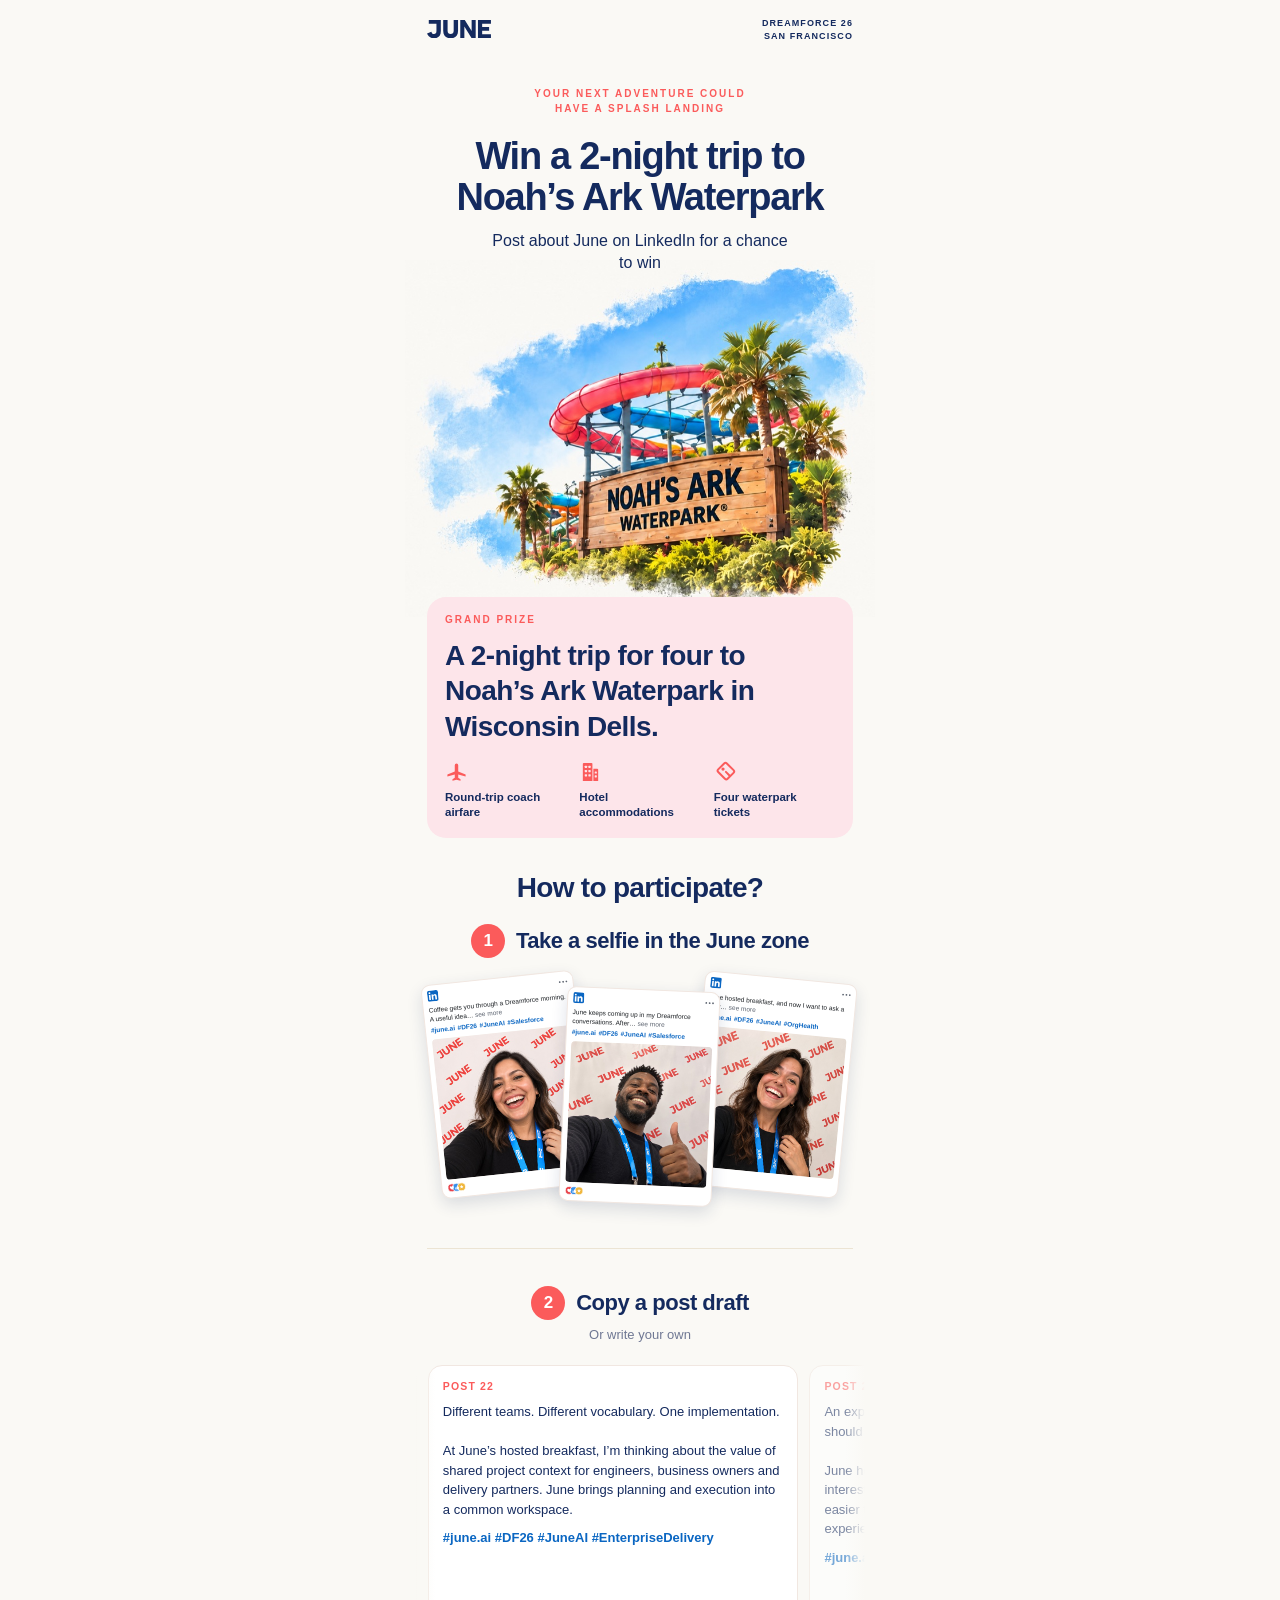
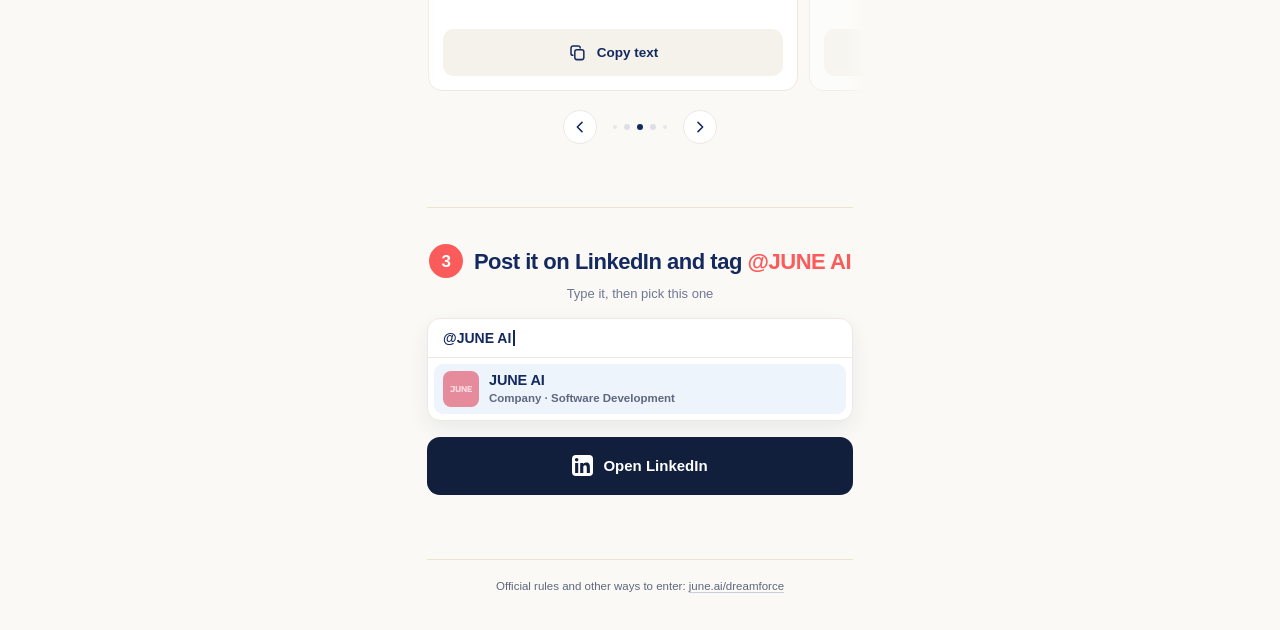
<file: index.html>
<!DOCTYPE html>
<html lang="en">
<head>
<meta charset="utf-8">
<meta name="viewport" content="width=device-width, initial-scale=1, viewport-fit=cover">
<title>June at Dreamforce 26</title>
<meta name="description" content="Take a selfie at the June booth, post it on LinkedIn, and enter to win a two-night trip for four to Noah's Ark Waterpark.">
<meta name="theme-color" content="#faf9f5">
<meta name="color-scheme" content="light">
<link rel="icon" type="image/png" sizes="32x32" href="https://cdn.prod.website-files.com/697a05c3e5cc94cfc4a88e7e/6a69a426b19c4a585b585f11_favicon.png">
<link rel="icon" type="image/png" sizes="48x48" href="https://cdn.prod.website-files.com/697a05c3e5cc94cfc4a88e7e/6a69a4260960caf468025af6_favicon.png">
<link rel="stylesheet" href="styles.css">
</head>
<body>

<!-- One copy of the June wordmark, referenced by the masthead and by the
     LinkedIn tag card further down. -->
<svg class="sr-only" aria-hidden="true" focusable="false"><symbol id="june-wordmark" viewBox="0 0 41.953 12"><path d="M41.9407 11.8382H33.4111V0H41.9407V2.5298H36.1679V4.55678H40.7283V7.11912H36.1679V9.27582H41.9407V11.8382Z" fill="currentColor"/><path d="M24.492 11.8382H21.8164V0H24.7514L29.2596 7.15165V0H31.9192V11.8382H29.195L24.492 4.32987V11.8382Z" fill="currentColor"/><path d="M15.4921 12C12.3301 12 10.6273 10.265 10.6273 7.10264V0H13.4976V7.10264C13.4976 8.46494 14.2434 9.24328 15.476 9.24328C16.7086 9.24328 17.4869 8.51354 17.4869 7.10264V0H20.3573V7.10264C20.3573 10.3947 18.5894 12 15.4921 12Z" fill="currentColor"/><path d="M4.56899 12C2.36328 12 0.725478 10.865 0.012207 8.93524L2.88259 7.67054C2.99584 8.07577 3.17416 8.44888 3.41755 8.77298C3.66093 9.08102 4.06616 9.24328 4.63364 9.24328C5.55818 9.24328 6.19033 8.67579 6.19033 7.2649V2.5298H1.15789V0H9.0607V7.2649C9.0607 10.5084 7.4229 12 4.56899 12Z" fill="currentColor"/></symbol></svg>

<div class="shell">

  <!-- ══════════ Masthead ══════════ -->
  <header class="masthead">
    <svg class="wordmark" viewBox="0 0 41.953 12" role="img" aria-label="June"><use href="#june-wordmark"/></svg>
    <p class="masthead__where">Dreamforce 26<br>San Francisco</p>
  </header>

  <!-- ══════════ Hero ══════════ -->
  <section class="hero">

    <div class="hero__copy">
      <p class="label label--coral hero__eyebrow">Your next adventure could have a splash landing</p>
      <h1 class="hero__title">
        Win a 2-night trip to Noah&rsquo;s Ark Waterpark
      </h1>
      <p class="hero__sub">Post about June on LinkedIn for a chance to win</p>
    </div>

    <figure class="hero__art">
      <!-- Drawn stand-in. The photograph hides it once it loads, and hides
           itself if art/hero-image.jpg is absent, so the page is never short
           an image. -->
<svg class="art-fallback" viewBox="0 0 340 400" role="img" aria-label="Noah's Ark Waterpark">
        <defs>
          <linearGradient id="wp-sky" x1="0" y1="0" x2="0" y2="1">
            <stop offset="0" stop-color="#5ab4ea"/><stop offset=".5" stop-color="#a5d8f4"/><stop offset="1" stop-color="#daeef9"/>
          </linearGradient>
          <linearGradient id="wp-red" x1="0" y1="0" x2="1" y2="1">
            <stop offset="0" stop-color="#ff9382"/><stop offset="1" stop-color="#e2453c"/>
          </linearGradient>
          <linearGradient id="wp-blue" x1="0" y1="0" x2="1" y2="1">
            <stop offset="0" stop-color="#6cbdea"/><stop offset="1" stop-color="#2377bb"/>
          </linearGradient>
          <!-- soft left/bottom edge, so the headline can sit over the sky -->
          <linearGradient id="wp-fadex" x1="0" y1="0" x2="1" y2="0">
            <stop offset="0" stop-color="#fff" stop-opacity="0"/>
            <stop offset=".14" stop-color="#fff" stop-opacity=".72"/>
            <stop offset=".3" stop-color="#fff" stop-opacity="1"/>
          </linearGradient>
          <mask id="wp-mask">
            <rect width="340" height="400" fill="url(#wp-fadex)"/>
          </mask>
        </defs>

        <g mask="url(#wp-mask)">
          <rect width="340" height="330" fill="url(#wp-sky)"/>
          <g fill="#fff" opacity=".8">
            <ellipse cx="96" cy="52" rx="38" ry="14"/><ellipse cx="126" cy="44" rx="26" ry="11"/>
            <ellipse cx="272" cy="34" rx="32" ry="12"/>
          </g>

          <!-- slide tower -->
          <g stroke="#a7b2ba" stroke-width="4.5" stroke-linecap="round">
            <path d="M196 120v150M238 138v132M196 164h42M196 204h42M196 244h42"/>
          </g>
          <!-- flumes -->
          <path d="M84 258c-6-62 12-112 50-140 30-22 62-20 80 6" stroke="url(#wp-red)" stroke-width="25" fill="none" stroke-linecap="round"/>
          <path d="M84 258c-6-62 12-112 50-140 30-22 62-20 80 6" stroke="#fff" stroke-width="5" fill="none" opacity=".3" stroke-linecap="round"/>
          <path d="M136 272c-10-52 4-96 34-122 24-21 52-22 70-6" stroke="url(#wp-blue)" stroke-width="17" fill="none" stroke-linecap="round"/>
          <path d="M206 276c-2-44 8-78 28-102" stroke="#f4cf49" stroke-width="11" fill="none" stroke-linecap="round"/>

          <!-- palms -->
          <g>
            <path d="M48 330V212" stroke="#a07c50" stroke-width="8" stroke-linecap="round"/>
            <g fill="#2f9e6b">
              <path d="M48 212c-28-8-44 2-52 18 22-6 40-6 54-8z"/><path d="M48 212c-22-22-40-24-56-18 18 8 36 16 58 24z"/>
              <path d="M48 212c6-28 22-38 40-38-14 12-26 26-36 42z"/><path d="M48 212c26-12 44-6 54 10-20-8-38-8-52-6z"/>
            </g>
          </g>
          <g>
            <path d="M300 344V196" stroke="#a07c50" stroke-width="10" stroke-linecap="round"/>
            <g fill="#1f8f5f">
              <path d="M300 196c-32-10-50 2-58 20 22-8 42-8 58-10z"/><path d="M300 196c-22-26-42-28-60-20 20 8 38 18 60 26z"/>
              <path d="M300 196c8-30 24-42 44-42-16 14-28 28-38 46z"/><path d="M300 196c28-14 48-6 58 12-22-10-42-10-58-8z"/>
            </g>
          </g>

          <!-- sign -->
          <g>
            <rect x="98" y="232" width="204" height="74" rx="8" fill="#9c6c38"/>
            <rect x="105" y="239" width="190" height="60" rx="6" fill="#c69255"/>
            <g fill="#43270e" font-family="Helvetica,Arial,sans-serif" font-weight="bold" text-anchor="middle">
              <text x="200" y="266" font-size="25" letter-spacing="0.3">NOAH&rsquo;S ARK</text>
              <text x="200" y="289" font-size="14" letter-spacing="2.6">WATERPARK</text>
            </g>
          </g>

          <!-- foliage skirt (irregular bottom edge, like a cut-out) -->
          <g fill="#2b8f5f">
            <path d="M0 316q26-20 52-6t46 2 44-10 54 8 48-6 52 10 44-4v46q-30 14-70 8t-84 2-76-6-64 6-46-4z"/>
          </g>
          <g fill="#1f8f5f">
            <path d="M28 348q30-14 62 0t62-4 56 10 58-6 48 8v30q-40 16-96 10t-104 4-56-10z"/>
          </g>
          <g fill="#2f9e6b">
            <ellipse cx="62" cy="372" rx="30" ry="15"/><ellipse cx="180" cy="384" rx="42" ry="16"/><ellipse cx="292" cy="368" rx="34" ry="15"/>
          </g>
        </g>
      </svg>
      <img class="waterpark" src="art/hero-image.jpg" onerror="this.hidden=true"
           onload="this.previousElementSibling.setAttribute('hidden','')"
           alt="Noah&rsquo;s Ark Waterpark — waterslides, palm trees and the park sign">
    </figure>
  </section>

  <!-- ══════════ Grand prize ══════════ -->
  <section class="prize">
    <p class="label label--coral">Grand prize</p>
    <h2 class="prize__title">A 2-night trip for four to Noah&rsquo;s Ark Waterpark in Wisconsin Dells.</h2>
    <ul class="prize__list">
      <li>
        <svg class="ico" viewBox="0 0 24 24" aria-hidden="true"><path d="M21.5 15.2 13.8 12V5.4a1.8 1.8 0 0 0-3.6 0V12l-7.7 3.2v2l7.7-2.1v3.5l-2.4 1.5v1.5l4.2-1 4.2 1v-1.5l-2.4-1.5v-3.5l7.7 2.1z" fill="currentColor"/></svg>
        <span>Round-trip coach airfare</span>
      </li>
      <li>
        <svg class="ico" viewBox="0 0 24 24" aria-hidden="true"><path d="M4 22V4a1 1 0 0 1 1-1h8a1 1 0 0 1 1 1v18zM15 22V9h4a1 1 0 0 1 1 1v12z" fill="currentColor"/><g fill="#fde5ea"><rect x="6" y="6" width="2.4" height="2.4" rx=".5"/><rect x="9.8" y="6" width="2.4" height="2.4" rx=".5"/><rect x="6" y="10.4" width="2.4" height="2.4" rx=".5"/><rect x="9.8" y="10.4" width="2.4" height="2.4" rx=".5"/><rect x="6" y="14.8" width="2.4" height="2.4" rx=".5"/><rect x="9.8" y="14.8" width="2.4" height="2.4" rx=".5"/><rect x="16.4" y="12" width="2.2" height="2.2" rx=".5"/><rect x="16.4" y="16" width="2.2" height="2.2" rx=".5"/></g></svg>
        <span>Hotel accommodations</span>
      </li>
      <li>
        <svg class="ico" viewBox="0 0 24 24" fill="none" aria-hidden="true"><path d="M13.4 3.6l7 7a2 2 0 0 1 0 2.8l-6.2 6.2a2 2 0 0 1-2.8 0l-7-7a2 2 0 0 1 0-2.8l6.2-6.2a2 2 0 0 1 2.8 0z" stroke="currentColor" stroke-width="2.1" stroke-linejoin="round"/><circle cx="9.4" cy="9.4" r="1.7" fill="currentColor"/><path d="M12.4 12.4l4 4" stroke="currentColor" stroke-width="2.1" stroke-linecap="round"/></svg>
        <span>Four waterpark tickets</span>
      </li>
    </ul>
  </section>

  <!-- ══════════ How to join ══════════
       One walkthrough, not a summary and then the goods: each step is followed
       by the thing that step asks for — the sample photographs, the deck of
       drafts, the account to tag and the button that opens LinkedIn. -->
  <section class="join">
    <h2 class="join__title">How to participate?</h2>

    <ol class="walk">

      <li class="walk__step">
        <h3 class="walk__head"><span class="n" aria-hidden="true">1</span><span class="walk__head-t">Take a selfie in the June zone</span></h3>
        <div class="samples">
          <article class="li-card">
            <div class="li-card__top">
              <span class="li-mark" aria-hidden="true"><svg viewBox="0 0 24 24"><rect width="24" height="24" rx="4.5" fill="#0a66c2"/><path d="M7.12 20.45H3.56V9h3.56zM5.34 7.43a2.06 2.06 0 110-4.12 2.06 2.06 0 010 4.12zM20.45 20.45h-3.56v-5.57c0-1.33-.03-3.04-1.85-3.04-1.85 0-2.13 1.45-2.13 2.94v5.67H9.35V9h3.41v1.56h.05c.48-.9 1.63-1.85 3.36-1.85 3.6 0 4.27 2.37 4.27 5.45v6.29z" fill="#fff"/></svg></span>
              <span class="li-dots" aria-hidden="true"><svg viewBox="0 0 24 6"><circle cx="3" cy="3" r="2.4" fill="#5d6470"/><circle cx="12" cy="3" r="2.4" fill="#5d6470"/><circle cx="21" cy="3" r="2.4" fill="#5d6470"/></svg></span>
            </div>

            <div class="li-post">
              <p class="li-post__text"></p>
              <p class="li-post__tags"></p>
            </div>

            <div class="selfie">
              <img src="art/selfie-1.jpg" alt="A visitor smiling at the June wall">
            </div>

            <div class="li-react" aria-hidden="true"><svg viewBox="0 0 43 20" role="presentation">
                <g stroke="#fff" stroke-width="1.7">
                  <circle cx="10" cy="10" r="9" fill="#e8434b"/>
                  <circle cx="21" cy="10" r="9" fill="#378fe9"/>
                  <circle cx="32" cy="10" r="9" fill="#f0b73e"/>
                </g>
                <path d="M10 14.4C6.6 12 5.5 10.6 5.5 9.1A2.3 2.3 0 0 1 10 8a2.3 2.3 0 0 1 4.5 1.1c0 1.5-1.1 2.9-4.5 5.3z" fill="#fff"/>
                <path d="M17.6 10.1h1.9v4.6h-1.9zM20.3 14.7V9.8l1.8-2.7c.4-.6 1.5-.4 1.3.5l-.3 1.7h2c.6 0 1.1.5.9 1.2l-.9 3.6a1 1 0 0 1-1 .6z" fill="#fff"/>
                <polygon points="32,5.4 33.2,8.4 36.4,8.6 33.9,10.6 34.7,13.7 32,12 29.3,13.7 30.1,10.6 27.6,8.6 30.8,8.4" fill="#fff"/>
              </svg></div>
          </article>

          <article class="li-card">
            <div class="li-card__top">
              <span class="li-mark" aria-hidden="true"><svg viewBox="0 0 24 24"><rect width="24" height="24" rx="4.5" fill="#0a66c2"/><path d="M7.12 20.45H3.56V9h3.56zM5.34 7.43a2.06 2.06 0 110-4.12 2.06 2.06 0 010 4.12zM20.45 20.45h-3.56v-5.57c0-1.33-.03-3.04-1.85-3.04-1.85 0-2.13 1.45-2.13 2.94v5.67H9.35V9h3.41v1.56h.05c.48-.9 1.63-1.85 3.36-1.85 3.6 0 4.27 2.37 4.27 5.45v6.29z" fill="#fff"/></svg></span>
              <span class="li-dots" aria-hidden="true"><svg viewBox="0 0 24 6"><circle cx="3" cy="3" r="2.4" fill="#5d6470"/><circle cx="12" cy="3" r="2.4" fill="#5d6470"/><circle cx="21" cy="3" r="2.4" fill="#5d6470"/></svg></span>
            </div>

            <div class="li-post">
              <p class="li-post__text"></p>
              <p class="li-post__tags"></p>
            </div>

            <div class="selfie">
              <img src="art/selfie-2.jpg" alt="A visitor giving a thumbs up at the June wall">
            </div>

            <div class="li-react" aria-hidden="true"><svg viewBox="0 0 43 20" role="presentation">
                <g stroke="#fff" stroke-width="1.7">
                  <circle cx="10" cy="10" r="9" fill="#e8434b"/>
                  <circle cx="21" cy="10" r="9" fill="#378fe9"/>
                  <circle cx="32" cy="10" r="9" fill="#f0b73e"/>
                </g>
                <path d="M10 14.4C6.6 12 5.5 10.6 5.5 9.1A2.3 2.3 0 0 1 10 8a2.3 2.3 0 0 1 4.5 1.1c0 1.5-1.1 2.9-4.5 5.3z" fill="#fff"/>
                <path d="M17.6 10.1h1.9v4.6h-1.9zM20.3 14.7V9.8l1.8-2.7c.4-.6 1.5-.4 1.3.5l-.3 1.7h2c.6 0 1.1.5.9 1.2l-.9 3.6a1 1 0 0 1-1 .6z" fill="#fff"/>
                <polygon points="32,5.4 33.2,8.4 36.4,8.6 33.9,10.6 34.7,13.7 32,12 29.3,13.7 30.1,10.6 27.6,8.6 30.8,8.4" fill="#fff"/>
              </svg></div>
          </article>

          <article class="li-card">
            <div class="li-card__top">
              <span class="li-mark" aria-hidden="true"><svg viewBox="0 0 24 24"><rect width="24" height="24" rx="4.5" fill="#0a66c2"/><path d="M7.12 20.45H3.56V9h3.56zM5.34 7.43a2.06 2.06 0 110-4.12 2.06 2.06 0 010 4.12zM20.45 20.45h-3.56v-5.57c0-1.33-.03-3.04-1.85-3.04-1.85 0-2.13 1.45-2.13 2.94v5.67H9.35V9h3.41v1.56h.05c.48-.9 1.63-1.85 3.36-1.85 3.6 0 4.27 2.37 4.27 5.45v6.29z" fill="#fff"/></svg></span>
              <span class="li-dots" aria-hidden="true"><svg viewBox="0 0 24 6"><circle cx="3" cy="3" r="2.4" fill="#5d6470"/><circle cx="12" cy="3" r="2.4" fill="#5d6470"/><circle cx="21" cy="3" r="2.4" fill="#5d6470"/></svg></span>
            </div>

            <div class="li-post">
              <p class="li-post__text"></p>
              <p class="li-post__tags"></p>
            </div>

            <div class="selfie">
              <img src="art/selfie-3.jpg" alt="A visitor laughing at the June wall">
            </div>

            <div class="li-react" aria-hidden="true"><svg viewBox="0 0 43 20" role="presentation">
                <g stroke="#fff" stroke-width="1.7">
                  <circle cx="10" cy="10" r="9" fill="#e8434b"/>
                  <circle cx="21" cy="10" r="9" fill="#378fe9"/>
                  <circle cx="32" cy="10" r="9" fill="#f0b73e"/>
                </g>
                <path d="M10 14.4C6.6 12 5.5 10.6 5.5 9.1A2.3 2.3 0 0 1 10 8a2.3 2.3 0 0 1 4.5 1.1c0 1.5-1.1 2.9-4.5 5.3z" fill="#fff"/>
                <path d="M17.6 10.1h1.9v4.6h-1.9zM20.3 14.7V9.8l1.8-2.7c.4-.6 1.5-.4 1.3.5l-.3 1.7h2c.6 0 1.1.5.9 1.2l-.9 3.6a1 1 0 0 1-1 .6z" fill="#fff"/>
                <polygon points="32,5.4 33.2,8.4 36.4,8.6 33.9,10.6 34.7,13.7 32,12 29.3,13.7 30.1,10.6 27.6,8.6 30.8,8.4" fill="#fff"/>
              </svg></div>
          </article>
        </div>
      </li>

      <li class="walk__step">
        <h3 class="walk__head"><span class="n" aria-hidden="true">2</span><span class="walk__head-t">Copy a post draft</span></h3>
        <p class="walk__hint">Or write your own</p>

        <div class="deck-wrap">
          <div class="deck" id="deck" role="group" aria-label="Post templates — scroll sideways for more"></div>
        </div>

        <!-- One control cluster: the chevrons sit either side of the dots
             they drive, rather than floating off on their own line. -->
        <div class="deck-ctl">
          <button class="nav" id="prev" type="button" aria-label="Previous post">
            <svg viewBox="0 0 24 24" fill="none" aria-hidden="true"><path d="M15 5l-7 7 7 7" stroke="currentColor" stroke-width="2.3" stroke-linecap="round" stroke-linejoin="round"/></svg>
          </button>
          <div class="pips" id="pips" aria-hidden="true"></div>
          <button class="nav" id="next" type="button" aria-label="Next post">
            <svg viewBox="0 0 24 24" fill="none" aria-hidden="true"><path d="M9 5l7 7-7 7" stroke="currentColor" stroke-width="2.3" stroke-linecap="round" stroke-linejoin="round"/></svg>
          </button>
        </div>
        <p class="status" id="deck-status" role="status" aria-live="polite"></p>
      </li>

      <li class="walk__step">
        <h3 class="walk__head"><span class="n" aria-hidden="true">3</span><span class="walk__head-t">Post it on LinkedIn and tag <span class="at">@JUNE AI</span></span></h3>
        <p class="walk__hint">Type it, then pick this one</p>
        <!-- Not an orphan business card: the mention menu as LinkedIn draws
             it, so the card explains the gesture that summons it instead of
             asking the visitor to work out why it is here. -->
        <figure class="mention">
          <div class="mention__field" aria-hidden="true">
            <span class="mention__at">@JUNE AI</span><span class="mention__caret"></span>
          </div>
          <div class="mention__menu" aria-hidden="true">
            <div class="mention__opt">
              <span class="mention__avatar">
                <svg class="mention__mark" viewBox="0 0 41.953 12" role="presentation"><use href="#june-wordmark"/></svg>
              </span>
              <span class="mention__meta">
                <span class="mention__name">JUNE AI</span>
                <span class="mention__kind">Company &middot; Software Development</span>
              </span>
            </div>
          </div>
          <figcaption class="sr-only">Typing @JUNE AI on LinkedIn opens a menu.
            Choose JUNE AI, listed as a company in software development.</figcaption>
        </figure>
        <a class="btn btn--navy" id="share"
           href="https://www.linkedin.com/feed/?shareActive=true"
           target="_blank" rel="noopener noreferrer">
          <span class="li-mark li-mark--btn" aria-hidden="true">
            <svg viewBox="0 0 24 24"><rect width="24" height="24" rx="4.5" fill="currentColor"/><path d="M7.12 20.45H3.56V9h3.56zM5.34 7.43a2.06 2.06 0 110-4.12 2.06 2.06 0 010 4.12zM20.45 20.45h-3.56v-5.57c0-1.33-.03-3.04-1.85-3.04-1.85 0-2.13 1.45-2.13 2.94v5.67H9.35V9h3.41v1.56h.05c.48-.9 1.63-1.85 3.36-1.85 3.6 0 4.27 2.37 4.27 5.45v6.29z" fill="var(--navy-900)"/></svg>
          </span>
          Open LinkedIn
        </a>
        <p class="status" id="status" role="status" aria-live="polite"></p>
      </li>

    </ol>
  </section>


  <!-- ══════════ Footer ══════════
       The small print, set as small print: last on the page, quiet, and left
       to the visitors who go looking for it. -->
  <footer class="foot">
    <p>Official rules and other ways to enter:
      <a class="rules-link" href="#" target="_blank" rel="noopener">june.ai/dreamforce</a></p>
  </footer>
</div>

<script src="posts.js"></script>
<script src="app.js"></script>
</body>
</html>
</file>
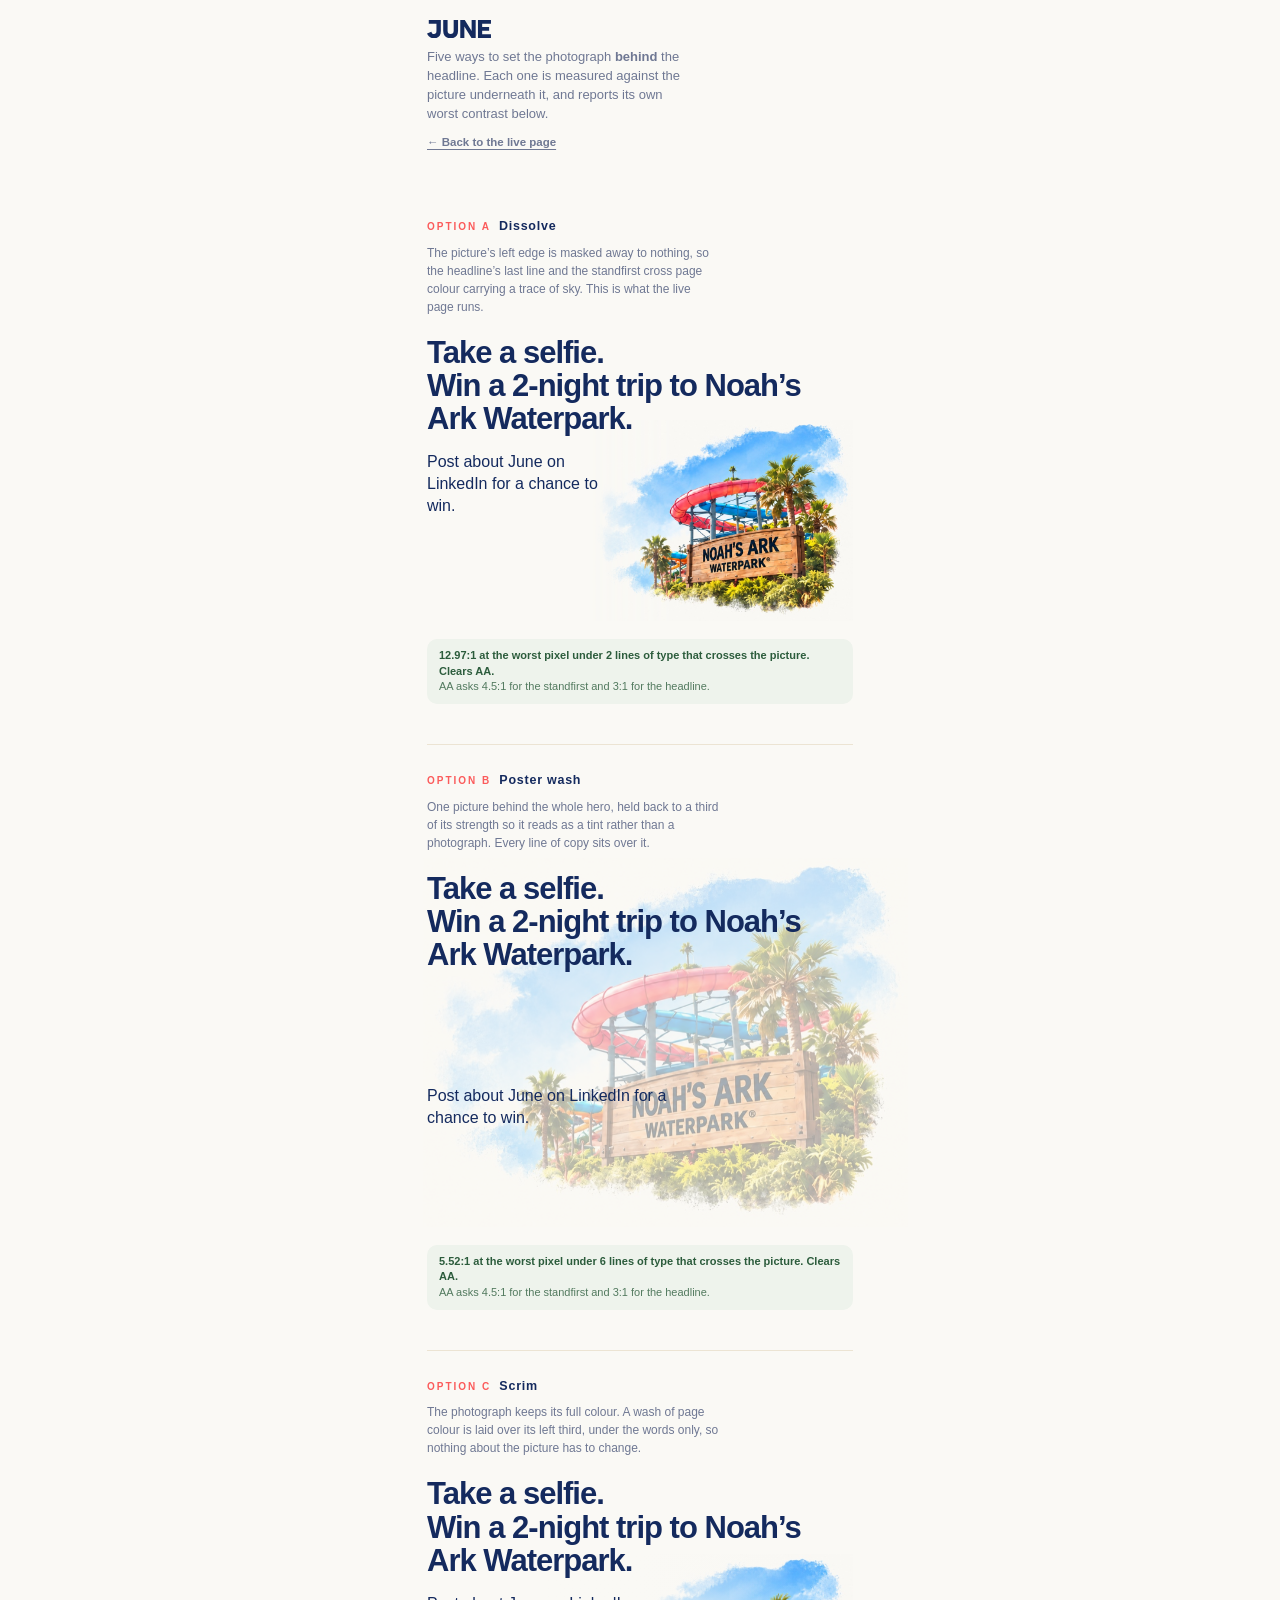
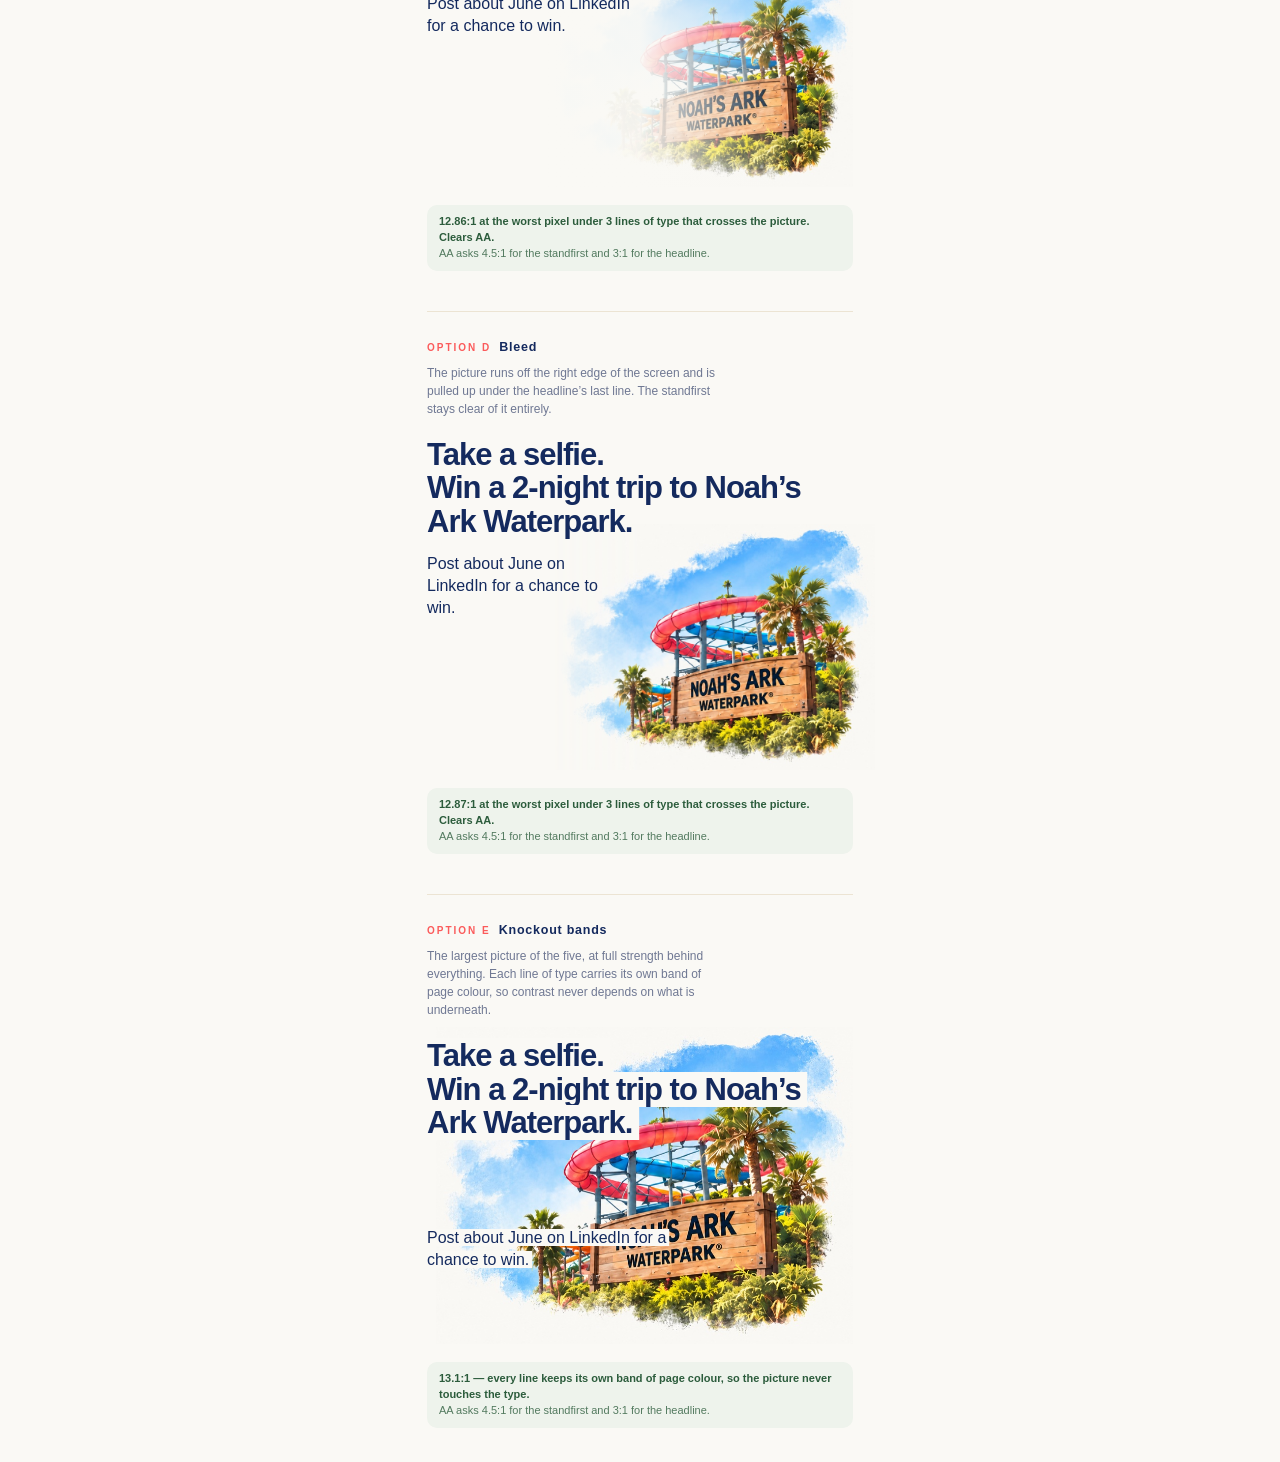
<file: playground.html>
<!DOCTYPE html>
<html lang="en">
<head>
<meta charset="utf-8">
<meta name="viewport" content="width=device-width, initial-scale=1, viewport-fit=cover">
<title>Hero variations · June at Dreamforce 26</title>
<meta name="description" content="Five treatments of the hero, each setting the photograph behind the headline.">
<meta name="theme-color" content="#faf9f5">
<meta name="color-scheme" content="light">
<meta name="robots" content="noindex">
<link rel="icon" type="image/png" sizes="32x32" href="https://cdn.prod.website-files.com/697a05c3e5cc94cfc4a88e7e/6a69a426b19c4a585b585f11_favicon.png">
<link rel="icon" type="image/png" sizes="48x48" href="https://cdn.prod.website-files.com/697a05c3e5cc94cfc4a88e7e/6a69a4260960caf468025af6_favicon.png">
<link rel="stylesheet" href="styles.css">
<style>
/* ── Playground chrome ── */
.pg-head{padding:calc(20px + env(safe-area-inset-top,0px)) 0 0}
.pg-back{
  display:inline-block;margin-top:10px;font-size:11.5px;font-weight:700;
  color:var(--muted);text-decoration:underline;text-underline-offset:3px;
}
.pg-lede{margin:10px 0 0;font-size:13px;line-height:1.45;color:var(--muted);max-width:36ch}
.pg-block{margin-top:40px;padding-top:26px;border-top:1px solid #ece4d3}
.pg-block:first-of-type{border-top:0}
.pg-tag{
  display:flex;align-items:baseline;gap:8px;margin:0 0 8px;
  font-size:10px;font-weight:700;letter-spacing:.2em;text-transform:uppercase;
  color:var(--coral);
}
.pg-tag b{color:var(--navy);letter-spacing:.06em;text-transform:none;font-size:12.5px}
.pg-note{margin:0 0 20px;font-size:12px;line-height:1.5;color:var(--muted);max-width:44ch}

/* Contrast readout, filled in by the script at the foot of the page. */
.pg-check{
  margin:18px 0 0;padding:9px 12px;border-radius:10px;
  font-size:11px;font-weight:600;line-height:1.45;
  background:#eef3ec;color:#2c5c3c;
}
.pg-check[data-state="fail"]{background:#fde5ea;color:#9c2230}
.pg-check b{font-weight:700}
.pg-check span{display:block;font-weight:500;opacity:.8}

/* ══════════ The variations ══════════
   Every one of them is the same three elements — headline, standfirst,
   photograph — sharing one grid cell, so the picture sits behind the words.
   They differ only in how the words are kept legible over it. */
.hv{
  position:relative;isolation:isolate;
  display:grid;grid-template-columns:1fr;
}
.hv__title{
  grid-area:1/1;z-index:3;
  margin:0;font-weight:700;font-size:clamp(24px,7.2vw,31px);
  line-height:1.08;letter-spacing:-.032em;color:var(--navy);
}
.hv__sub{
  grid-area:2/1;z-index:3;
  margin:15px 0 0;font-size:clamp(14px,4.1vw,16px);
  font-weight:500;line-height:1.38;color:var(--navy);
}
.hv__art{grid-area:2/1;z-index:1;margin:0}
.hv__art img{display:block;width:100%;height:auto}

/* A · Dissolve — the picture fades out before it reaches the words. */
.hv--a .hv__sub{max-width:47%}
.hv--a .hv__art{
  justify-self:end;width:62%;margin-top:-16px;
  -webkit-mask-image:linear-gradient(to right,transparent 0,rgba(0,0,0,.5) 15%,#000 32%);
          mask-image:linear-gradient(to right,transparent 0,rgba(0,0,0,.5) 15%,#000 32%);
}

/* B · Poster wash — one tint behind the lot. */
.hv--b .hv__sub{max-width:62%}
.hv--b .hv__art{
  grid-area:1/1;grid-row:1/3;justify-self:end;
  width:114%;margin:-14px -13% 0 0;opacity:.34;
}

/* C · Scrim — the photograph is untouched; the page colour is laid over it. */
.hv--c .hv__sub{max-width:50%}
.hv--c .hv__art{justify-self:end;width:72%;margin-top:-24px}
.hv--c::before{
  content:"";grid-area:1/1;grid-row:1/3;z-index:2;
  background:linear-gradient(to right,
    var(--cream) 0,rgba(250,249,245,.96) 50%,rgba(250,249,245,0) 86%);
}

/* D · Bleed — off the right edge of the screen, under the headline only. */
.hv--d .hv__sub{max-width:44%}
.hv--d .hv__art{
  justify-self:end;width:76%;margin:-14px calc(var(--gutter) * -1) 0 0;
  -webkit-mask-image:linear-gradient(to right,transparent 0,rgba(0,0,0,.45) 12%,#000 28%);
          mask-image:linear-gradient(to right,transparent 0,rgba(0,0,0,.45) 12%,#000 28%);
}

/* E · Knockout bands — the type brings its own ground, so the picture can be
   as large and as strong as it likes. */
.hv--e .hv__sub{max-width:62%}
.hv--e .hv__art{grid-area:1/1;grid-row:1/3;justify-self:end;width:98%;margin:-12px 0 0}
.hv--e .hv__title span,
.hv--e .hv__sub span{
  background:var(--cream);
  box-shadow:.2em 0 0 var(--cream),-.2em 0 0 var(--cream);
  -webkit-box-decoration-break:clone;box-decoration-break:clone;
}
</style>
</head>
<body>

<div class="shell">

  <header class="pg-head">
    <svg class="wordmark" viewBox="0 0 41.953 12" role="img" aria-label="June"><path d="M41.9407 11.8382H33.4111V0H41.9407V2.5298H36.1679V4.55678H40.7283V7.11912H36.1679V9.27582H41.9407V11.8382Z" fill="currentColor"/><path d="M24.492 11.8382H21.8164V0H24.7514L29.2596 7.15165V0H31.9192V11.8382H29.195L24.492 4.32987V11.8382Z" fill="currentColor"/><path d="M15.4921 12C12.3301 12 10.6273 10.265 10.6273 7.10264V0H13.4976V7.10264C13.4976 8.46494 14.2434 9.24328 15.476 9.24328C16.7086 9.24328 17.4869 8.51354 17.4869 7.10264V0H20.3573V7.10264C20.3573 10.3947 18.5894 12 15.4921 12Z" fill="currentColor"/><path d="M4.56899 12C2.36328 12 0.725478 10.865 0.012207 8.93524L2.88259 7.67054C2.99584 8.07577 3.17416 8.44888 3.41755 8.77298C3.66093 9.08102 4.06616 9.24328 4.63364 9.24328C5.55818 9.24328 6.19033 8.67579 6.19033 7.2649V2.5298H1.15789V0H9.0607V7.2649C9.0607 10.5084 7.4229 12 4.56899 12Z" fill="currentColor"/></svg>
    <p class="pg-lede">Five ways to set the photograph <strong>behind</strong> the headline. Each one is measured against the picture underneath it, and reports its own worst contrast below.</p>
    <a class="pg-back" href="/">&larr; Back to the live page</a>
  </header>

  <!-- ══ A ══ -->
  <section class="pg-block">
    <p class="pg-tag">Option A <b>Dissolve</b></p>
    <p class="pg-note">The picture&rsquo;s left edge is masked away to nothing, so the headline&rsquo;s last line and the standfirst cross page colour carrying a trace of sky. This is what the live page runs.</p>

    <div class="hv hv--a" data-mask="0:0,0.15:0.5,0.32:1">
      <h1 class="hv__title">Take a selfie.<br>Win a 2-night trip to Noah&rsquo;s Ark Waterpark.</h1>
      <p class="hv__sub">Post about June on LinkedIn for a chance to win.</p>
      <figure class="hv__art">
        <img src="art/hero-image.jpg" alt="Noah&rsquo;s Ark Waterpark — waterslides, palm trees and the park sign">
      </figure>
    </div>

    <p class="pg-check" data-for="hv--a">Measuring&hellip;</p>
  </section>

  <!-- ══ B ══ -->
  <section class="pg-block">
    <p class="pg-tag">Option B <b>Poster wash</b></p>
    <p class="pg-note">One picture behind the whole hero, held back to a third of its strength so it reads as a tint rather than a photograph. Every line of copy sits over it.</p>

    <div class="hv hv--b" data-opacity="0.34">
      <h1 class="hv__title">Take a selfie.<br>Win a 2-night trip to Noah&rsquo;s Ark Waterpark.</h1>
      <p class="hv__sub">Post about June on LinkedIn for a chance to win.</p>
      <figure class="hv__art">
        <img src="art/hero-image.jpg" alt="Noah&rsquo;s Ark Waterpark — waterslides, palm trees and the park sign">
      </figure>
    </div>

    <p class="pg-check" data-for="hv--b">Measuring&hellip;</p>
  </section>

  <!-- ══ C ══ -->
  <section class="pg-block">
    <p class="pg-tag">Option C <b>Scrim</b></p>
    <p class="pg-note">The photograph keeps its full colour. A wash of page colour is laid over its left third, under the words only, so nothing about the picture has to change.</p>

    <div class="hv hv--c" data-scrim="0:1,0.5:0.96,0.86:0">
      <h1 class="hv__title">Take a selfie.<br>Win a 2-night trip to Noah&rsquo;s Ark Waterpark.</h1>
      <p class="hv__sub">Post about June on LinkedIn for a chance to win.</p>
      <figure class="hv__art">
        <img src="art/hero-image.jpg" alt="Noah&rsquo;s Ark Waterpark — waterslides, palm trees and the park sign">
      </figure>
    </div>

    <p class="pg-check" data-for="hv--c">Measuring&hellip;</p>
  </section>

  <!-- ══ D ══ -->
  <section class="pg-block">
    <p class="pg-tag">Option D <b>Bleed</b></p>
    <p class="pg-note">The picture runs off the right edge of the screen and is pulled up under the headline&rsquo;s last line. The standfirst stays clear of it entirely.</p>

    <div class="hv hv--d" data-mask="0:0,0.12:0.45,0.28:1">
      <h1 class="hv__title">Take a selfie.<br>Win a 2-night trip to Noah&rsquo;s Ark Waterpark.</h1>
      <p class="hv__sub">Post about June on LinkedIn for a chance to win.</p>
      <figure class="hv__art">
        <img src="art/hero-image.jpg" alt="Noah&rsquo;s Ark Waterpark — waterslides, palm trees and the park sign">
      </figure>
    </div>

    <p class="pg-check" data-for="hv--d">Measuring&hellip;</p>
  </section>

  <!-- ══ E ══ -->
  <section class="pg-block">
    <p class="pg-tag">Option E <b>Knockout bands</b></p>
    <p class="pg-note">The largest picture of the five, at full strength behind everything. Each line of type carries its own band of page colour, so contrast never depends on what is underneath.</p>

    <div class="hv hv--e" data-knockout="1">
      <h1 class="hv__title"><span>Take a selfie.<br>Win a 2-night trip to Noah&rsquo;s Ark Waterpark.</span></h1>
      <p class="hv__sub"><span>Post about June on LinkedIn for a chance to win.</span></p>
      <figure class="hv__art">
        <img src="art/hero-image.jpg" alt="Noah&rsquo;s Ark Waterpark — waterslides, palm trees and the park sign">
      </figure>
    </div>

    <p class="pg-check" data-for="hv--e">Measuring&hellip;</p>
  </section>

</div>

<script>
/* Reads the composite the eye actually sees: the photograph, with whatever
   mask, opacity or scrim its variation applies, flattened onto the page
   colour. Samples every pixel of every line box the copy puts over the
   picture and reports the worst one against the navy. Line boxes are a
   harsher test than the glyphs themselves, so a pass here is a real pass. */
(function () {
  var CREAM = [250, 249, 245], NAVY = [20, 42, 94], AA = 4.5;

  function lin(c) { c /= 255; return c <= 0.03928 ? c / 12.92 : Math.pow((c + 0.055) / 1.055, 2.4); }
  function lum(c) { return 0.2126 * lin(c[0]) + 0.7152 * lin(c[1]) + 0.0722 * lin(c[2]); }
  function ratio(a, b) { var x = lum(a), y = lum(b), hi = Math.max(x, y), lo = Math.min(x, y); return (hi + 0.05) / (lo + 0.05); }
  function stops(attr) {
    return attr.split(",").map(function (s) { var p = s.split(":"); return [parseFloat(p[0]), parseFloat(p[1])]; });
  }

  function measure(hv) {
    var img = hv.querySelector("img");
    var box = hv.getBoundingClientRect();
    var W = Math.max(1, Math.round(box.width)), H = Math.max(1, Math.round(box.height));

    var page = document.createElement("canvas"); page.width = W; page.height = H;
    var pg = page.getContext("2d");
    pg.fillStyle = "rgb(250,249,245)"; pg.fillRect(0, 0, W, H);

    var ir = img.getBoundingClientRect();
    var iw = Math.max(1, Math.round(ir.width)), ih = Math.max(1, Math.round(ir.height));
    var layer = document.createElement("canvas"); layer.width = iw; layer.height = ih;
    var lx = layer.getContext("2d");
    lx.drawImage(img, 0, 0, iw, ih);

    var mask = hv.getAttribute("data-mask");
    if (mask) {
      var mg = lx.createLinearGradient(0, 0, iw, 0);
      stops(mask).forEach(function (s) { mg.addColorStop(s[0], "rgba(0,0,0," + s[1] + ")"); });
      mg.addColorStop(1, "rgba(0,0,0,1)");
      lx.globalCompositeOperation = "destination-in";
      lx.fillStyle = mg; lx.fillRect(0, 0, iw, ih);
      lx.globalCompositeOperation = "source-over";
    }

    pg.globalAlpha = parseFloat(hv.getAttribute("data-opacity") || "1");
    pg.drawImage(layer, Math.round(ir.left - box.left), Math.round(ir.top - box.top));
    pg.globalAlpha = 1;

    var scrim = hv.getAttribute("data-scrim");
    if (scrim) {
      var sg = pg.createLinearGradient(0, 0, W, 0);
      stops(scrim).forEach(function (s) { sg.addColorStop(s[0], "rgba(250,249,245," + s[1] + ")"); });
      pg.fillStyle = sg; pg.fillRect(0, 0, W, H);
    }

    var px = pg.getImageData(0, 0, W, H).data;
    var worst = Infinity, crossed = 0;
    // The picture's own box, in the hero's coordinates: only type that falls
    // inside it is tested, since everything outside is plain page colour.
    var ax0 = Math.max(0, Math.floor(ir.left - box.left)), ax1 = Math.min(W, Math.ceil(ir.right - box.left));
    var ay0 = Math.max(0, Math.floor(ir.top - box.top)), ay1 = Math.min(H, Math.ceil(ir.bottom - box.top));

    ["\u002ehv__title", "\u002ehv__sub"].forEach(function (sel) {
      var el = hv.querySelector(sel);
      if (!el) return;
      var rng = document.createRange(); rng.selectNodeContents(el);
      Array.prototype.forEach.call(rng.getClientRects(), function (r) {
        var x0 = Math.max(ax0, Math.floor(r.left - box.left)), x1 = Math.min(ax1, Math.ceil(r.right - box.left));
        var y0 = Math.max(ay0, Math.floor(r.top - box.top)), y1 = Math.min(ay1, Math.ceil(r.bottom - box.top));
        if (x1 <= x0 || y1 <= y0) return;
        crossed++;
        for (var y = y0; y < y1; y++) for (var x = x0; x < x1; x++) {
          var o = (y * W + x) * 4;
          var c = ratio(NAVY, [px[o], px[o + 1], px[o + 2]]);
          if (c < worst) worst = c;
        }
      });
    });
    return { worst: worst, lines: crossed };
  }

  function run() {
    Array.prototype.forEach.call(document.querySelectorAll(".pg-check"), function (out) {
      var hv = document.querySelector("." + out.getAttribute("data-for"));
      if (!hv) return;
      if (hv.getAttribute("data-knockout")) {
        var r = ratio(NAVY, CREAM);
        out.setAttribute("data-state", "pass");
        out.innerHTML = "<b>" + r.toFixed(1) + ":1</b> — every line keeps its own band of page colour, so the picture never touches the type." +
                        "<span>AA asks 4.5:1 for the standfirst and 3:1 for the headline.</span>";
        return;
      }
      var m;
      try { m = measure(hv); } catch (e) { out.textContent = "Could not measure: " + e.message; return; }
      var pass = m.worst >= AA;
      out.setAttribute("data-state", pass ? "pass" : "fail");
      out.innerHTML = "<b>" + (m.worst === Infinity ? "no overlap" : m.worst.toFixed(2) + ":1") + "</b> at the worst pixel under " +
        m.lines + " line" + (m.lines === 1 ? "" : "s") + " of type that crosses the picture. " + (pass ? "Clears AA." : "Below the 4.5:1 AA floor.") +
        "<span>AA asks 4.5:1 for the standfirst and 3:1 for the headline.</span>";
    });
  }

  function ready() {
    var imgs = Array.prototype.slice.call(document.images).filter(function (i) { return !i.complete; });
    if (!imgs.length) return (document.fonts ? document.fonts.ready.then(run) : run());
    var left = imgs.length;
    imgs.forEach(function (i) {
      i.addEventListener("load", function () { if (!--left) (document.fonts ? document.fonts.ready.then(run) : run()); });
      i.addEventListener("error", function () { if (!--left) run(); });
    });
  }
  if (document.readyState === "complete") ready(); else window.addEventListener("load", ready);
  // A window resize event does not always follow a viewport change in an
  // emulator or a resized pane, so watch the column itself instead.
  if (window.ResizeObserver) {
    var t, shell = document.querySelector(".shell");
    new ResizeObserver(function () { clearTimeout(t); t = setTimeout(run, 180); }).observe(shell);
  }
})();
</script>

</body>
</html>
</file>
<file: styles.css>
/* ═══ June · Dreamforce 26 selfie competition ═══ */

/* — Brand faces, served from June's own CDN (build.js embeds subsets) — */
@font-face{font-family:"Sharp Sans";font-weight:500;font-style:normal;font-display:swap;
  src:url("https://cdn.prod.website-files.com/697a05c3e5cc94cfc4a88e7e/6a661f8e869688d274f3af0e_Sharp%20Sans%20Medium.woff") format("woff")}
@font-face{font-family:"Sharp Sans";font-weight:600;font-style:normal;font-display:swap;
  src:url("https://cdn.prod.website-files.com/697a05c3e5cc94cfc4a88e7e/6a661f8e7f2d6588b69aacf7_Sharp%20Sans%20Semibold.woff") format("woff")}
@font-face{font-family:"Sharp Sans";font-weight:700;font-style:normal;font-display:swap;
  src:url("https://cdn.prod.website-files.com/697a05c3e5cc94cfc4a88e7e/6a661f8e4033ff2665ed4b3c_SharpSansBold.woff") format("woff")}

:root{
  color-scheme:light;

  --cream:#faf9f5;
  --white:#fff;
  --navy:#142a5e;
  --navy-900:#111f3d;
  --coral:#fb5b5b;
  --pink:#fde5ea;
  --blue:#bcd8f4;
  --yellow:#f3dc6d;
  --card-line:#f1e7e1;
  --muted:#6f7893;
  --skel:#dfe3ea;

  --font-body:"Sharp Sans",-apple-system,"Helvetica Neue",Arial,sans-serif;

  --gutter:22px;
  --safe-b:env(safe-area-inset-bottom,0px);
}

*,*::before,*::after{box-sizing:border-box}
html{-webkit-text-size-adjust:100%}

/* Nothing on this page moves sideways except the message carousel. The fan of
   sample cards and the carousel's own bleed reach into the gutter, and left
   to itself that turns the whole page into a horizontal scroller: a sideways
   trackpad swipe drags the page, or falls through to the browser's own
   back-swipe. clip (rather than hidden) leaves no scroll container behind at
   all, and the overscroll rules stop a swipe that runs past the end of the
   carousel from being handed up to the page or the browser. */
html,body{overscroll-behavior-x:none}

body{
  margin:0;
  background:var(--cream);
  color:var(--navy);
  font-family:var(--font-body);
  font-weight:500;
  font-size:15px;
  line-height:1.45;
  -webkit-font-smoothing:antialiased;
  overflow-x:hidden;      /* Safari 15 and older */
  overflow-x:clip;
}

.shell{
  position:relative;
  max-width:470px;margin:0 auto;
  padding:0 var(--gutter) calc(34px + var(--safe-b));
}

.sr-only{position:absolute;width:1px;height:1px;padding:0;margin:-1px;overflow:hidden;clip:rect(0 0 0 0);white-space:nowrap;border:0}

/* ── Masthead ── */
.masthead{
  position:relative;z-index:4;
  display:flex;align-items:flex-start;justify-content:space-between;
  padding:calc(20px + env(safe-area-inset-top,0px)) 0 0;
}
.wordmark{
  display:block;width:64px;height:auto;
  color:var(--navy);   /* June's own wordmark, drawn with currentColor */
}
.masthead__where{
  /* Negative, not zero: the wordmark's box is pure glyph, while this 9px
     text carries about 3px of leading above its cap height. */
  margin:-3px 0 0;text-align:right;
  font-size:9px;font-weight:700;line-height:1.4;
  letter-spacing:.12em;text-transform:uppercase;color:var(--navy);
}

/* ── Hero ──
   Stacked, not overlaid: the headline gets the whole column, the standfirst
   sits centred under it, and the photograph follows underneath at full bleed.
   Nothing crosses the picture, so none of the contrast work the overlay
   needed — the masked edge, the held-back measures — applies any more. */
.hero{
  position:relative;
  padding-top:44px;
}
.hero__copy{position:relative;z-index:3}
/* Carries .label label--coral for the grand-prize treatment; this rule only
   centres it and gives the tracked caps room to wrap evenly. The selector is
   doubled so the centring margin beats .label's margin, which is declared
   later in this file. */
.hero__copy .hero__eyebrow{
  margin:0 auto 20px;max-width:24em;text-align:center;line-height:1.5;
}

/* Centred. Wraps on its own now that the hand-placed break is gone. */
.hero__title{
  margin:0;font-weight:700;font-size:clamp(26px,8vw,38px);
  line-height:1.08;letter-spacing:-.034em;color:var(--navy);
  text-align:center;
}
/* Centred under the headline, and held to a measure that keeps it to two
   lines — a single line running the full column reads as a third headline
   line rather than as a caption. */
.hero__sub{
  margin:12px auto 0;max-width:19em;text-align:center;
  font-size:clamp(14px,4.1vw,16px);font-weight:500;
  line-height:1.38;color:var(--navy);
}

/* Full bleed. The cut-out's painterly edges dissolve into white, so it wants
   the page edges rather than the text column — cropping it to the gutter puts
   a hard line through the sky wash. It needs no blend mode: the cut-out is
   already on the page colour, and multiplying two identical off-whites would
   darken the ground into a visible block. */
.hero__art{
  position:relative;z-index:1;
  /* Pulled up: the picture carries its own white space at the top, so a
     flush margin reads as a gap. The copy sits above it on z-index 3. */
  margin:-14px calc(-1 * var(--gutter)) 0;
  width:calc(100% + 2 * var(--gutter));
}
@media (max-width:400px){
  /* Narrow screens need the breath under the sub-copy that the negative
     pull takes away on wider ones. */
  .hero__art{margin-top:8px}
}

/* Never cropped. The painterly edges fade into the page colour, and any crop
   cuts a hard line through the sky wash or the foliage. */
.waterpark{display:block;width:100%;height:auto}
/* A hidden img must stay hidden: display:block above would otherwise win
   over the user agent[hidden] rule and render the alt text. */
img[hidden],.art-fallback[hidden]{display:none !important}   /* wins over the per-image display rules below */

/* Drawn stand-in, shown only while art/hero-image.jpg is absent: the
   photograph's onload hides it, and its onerror hides the photograph instead,
   so exactly one of the two is ever in the flow. It carries the figure's
   height in the meantime — stacked behind the photograph it carried none, and
   a missing file left the figure at zero and the drawing over the prize card. */
.hero__art .art-fallback{display:block;width:100%;height:auto}

/* ── Grand prize ── */
/* Pulled up over the foot of the picture: the card's top edge covers the last
   of the foliage, which is where the cut-out is already dissolving into the
   page. Later in the source at the same z-index, so it paints over the art. */
.prize{
  position:relative;z-index:1;
  margin-top:-20px;
  background:var(--pink);border-radius:19px;
  padding:16px 18px 18px;
}
.label{
  margin:0 0 10px;font-size:10px;font-weight:700;
  letter-spacing:.2em;text-transform:uppercase;color:var(--navy);
}
.label--coral{color:var(--coral)}

/* Set to the full width of the card, not to hand-placed line breaks: at the
   card's widest the copy fills two lines, and the size drops with the viewport
   so it stays at two lines down to about 360px. */
.prize__title{
  margin:0;font-weight:700;font-size:clamp(22px,6.2vw,28px);
  line-height:1.26;letter-spacing:-.02em;color:var(--navy);
}
/* Three across, with the icon above its label: the copy is set verbatim and
   "accommodations" alone needs ~70px, which a column cannot give it with the
   icon sitting alongside. */
.prize__list{
  display:grid;grid-template-columns:repeat(3,1fr);gap:11px;
  list-style:none;margin:16px 0 0;padding:0;
}
.prize__list li{display:block}
.prize__list span{
  display:block;font-size:10.5px;font-weight:600;
  line-height:1.3;color:var(--navy);
}
.ico{display:block;width:21px;height:21px;color:var(--coral);margin:0 0 7px}

@media (min-width:420px){
  .prize__list{gap:13px}
  .prize__list span{font-size:11.5px}
  .ico{width:23px;height:23px}
}

/* ── How to join ── */
.join{margin-top:34px}
.join__title{
  margin:0 0 14px;text-align:center;
  font-weight:700;font-size:clamp(22px,6.2vw,28px);
  line-height:1.13;letter-spacing:-.025em;color:var(--navy);
}

/* ── The walkthrough ──
   Three steps, each one carrying the thing it asks for: the samples, the deck
   of drafts, the account card and the button. */
.walk{list-style:none;margin:22px 0 0;padding:0}
.walk__step + .walk__step{
  /* Even air either side of the rule, so it reads as a divider between two
     steps rather than a lid on the one below. */
  margin-top:38px;padding-top:38px;
  border-top:1px solid #ece4d3;
}
.walk__head{
  margin:0;text-align:center;
  font-weight:700;font-size:clamp(19px,5.1vw,22px);
  line-height:1.3;letter-spacing:-.022em;color:var(--navy);
  /* Balanced, so a two-line head breaks into two even lines rather than a
     long one and an orphan. Inline, not flex: every line of a wrapped head
     has to centre on the page's spine, and a flex row would pin the badge to
     the gutter and centre only the text beside it. */
  text-wrap:balance;
}
.walk__head .n{
  display:inline-flex;align-items:center;justify-content:center;
  width:34px;height:34px;margin-right:11px;
  border-radius:50%;background:var(--coral);
  font-size:17px;font-weight:700;line-height:1;color:#fff;
  /* middle aligns the badge to the x-height's centre, which leaves it low
     against capitals; the lift puts it on the cap line's own middle instead —
     measured, and in em so it holds across the head's clamp. */
  vertical-align:middle;position:relative;top:-.105em;
}
.walk__head .at{color:var(--coral);white-space:nowrap}
.walk__hint{
  margin:5px 0 0;text-align:center;
  font-size:13px;font-weight:500;color:var(--muted);
}
.walk__hint b{font-weight:700;color:var(--navy)}

/* Each step's own content hangs below its head on a consistent gap, whatever
   that content happens to be. */
.walk .samples{margin-top:10px}      /* the fan carries 8px of padding of its own */
.walk .deck-wrap{margin-top:18px}
.walk .mention{margin:14px auto 0}
.walk .btn--navy{margin-top:16px}

/* ── The mention menu ──
   June's company page as LinkedIn's @-menu draws it, above the gesture that
   summons it: a field holding the handle to type, and the one result worth
   picking, highlighted the way the menu highlights it. Drawn, not
   screenshotted — the avatar is the wordmark on June's own pink, so it stays
   crisp at any zoom and costs nothing to load.

   Full width, like the composer it is cut from — and so the step reads as one
   tidy column rather than a card that missed the measure by a little. The one
   thing here that is tappable is still the button below it. */
.mention{
  margin:14px 0 0;
  border:1px solid var(--card-line);border-radius:13px;
  background:var(--white);
  box-shadow:0 8px 20px rgba(20,42,94,.07);
  overflow:hidden;text-align:left;
}
.mention__field{
  display:flex;align-items:center;
  padding:11px 15px 10px;
  font-size:14px;line-height:1.2;
}
.mention__at{font-weight:600;color:var(--navy)}
.mention__caret{
  width:1.5px;height:16px;margin-left:2px;
  background:var(--navy);
  animation:caret 1.1s steps(1,end) infinite;
}
@keyframes caret{0%,50%{opacity:1}50.01%,100%{opacity:0}}

.mention__menu{border-top:1px solid var(--card-line);padding:6px}
/* The tint is the menu's own highlight — the row the visitor is meant to
   choose, already under the cursor. */
.mention__opt{
  display:flex;align-items:center;gap:10px;
  padding:7px 9px;border-radius:9px;
  background:#eef4fb;
}
.mention__avatar{
  display:flex;align-items:center;justify-content:center;
  flex:0 0 auto;width:36px;height:36px;
  border-radius:8px;background:#e58b9b;
}
.mention__mark{display:block;width:22px;height:auto;color:#fbd8de}
.mention__meta{display:flex;flex-direction:column;min-width:0}
.mention__name{
  font-size:14.5px;font-weight:700;line-height:1.2;
  letter-spacing:-.01em;color:var(--navy);
}
.mention__kind{
  margin-top:1px;
  font-size:11.5px;font-weight:600;line-height:1.25;color:#5e677f;
  /* One line, whatever the viewport — the card mimics a single menu row. */
  white-space:nowrap;overflow:hidden;text-overflow:ellipsis;
}

/* ── Footer ──
   The rules line, demoted: no pink panel, no icon, no card — a hairline, a
   line of small print and the link that carries it. Centred, so it sits on
   the same spine as everything above it. */
.foot{
  margin-top:40px;padding-top:18px;
  border-top:1px solid #ece4d3;
  text-align:center;
}
.foot p{
  margin:0;
  /* A step darker than --muted: at 11.5px that token reads 4.2:1 on the
     cream, under the 4.5:1 floor, and the small print is the one line that
     has to stay legible. This clears it at 5.4:1 and still recedes. */
  font-size:11.5px;font-weight:500;line-height:1.5;color:#5e677f;
}
.foot a{
  color:#5e677f;
  text-decoration:underline;text-underline-offset:2px;
  text-decoration-color:#c9cedd;   /* the rule, lighter than the word it sits under */
}

.join__sub{
  margin:0;text-align:center;
  font-size:14.5px;font-weight:500;line-height:1.45;color:var(--muted);
}
/* Typographic, not tiled: a small label over each step, centred, no cards
   and no colour blocks. Kept for playground.html. */
.steps{list-style:none;margin:0;padding:0;text-align:center}
.steps li{padding:17px 0}
.steps li + li{border-top:1px solid #ece4d3}
.steps__n{
  display:block;margin-bottom:6px;
  font-size:10px;font-weight:700;letter-spacing:.2em;
  text-transform:uppercase;color:var(--coral);
}
.steps__t{
  margin:0;font-weight:700;font-size:clamp(20px,5.6vw,25px);
  line-height:1.15;letter-spacing:-.025em;color:var(--navy);
}
.steps__s{
  margin:5px 0 0;font-size:12.5px;font-weight:500;
  line-height:1.3;color:var(--muted);
}

/* ── Post samples ── */
/* A dealt hand, not a list: the three samples sit shoulder to shoulder in one
   short row, each overlapping its neighbour and tilted a few degrees the other
   way, so the group reads as a fanned hand of cards — small enough to take in
   at a glance, and every card still shows its mark, its caption and most of
   its photograph. The square crop matches what a LinkedIn photo post looks
   like.

   Laid out with flex and negative margins rather than absolute offsets: the
   row is exactly as tall as its tallest card, so captions running to one line
   or two no longer change where the section ends. */
.samples{
  position:relative;padding:8px 0 6px;
  display:flex;justify-content:center;align-items:flex-start;
}
/* 36% a card with a 5% bite taken out of each seam: the three together come to
   just under the full measure, leaving the tilt room to lean into the gutter
   without reaching the screen edge on a 320px screen. */
.samples .li-card{
  position:relative;
  flex:0 0 36%;width:36%;
  padding:5px;border-radius:9px;
  box-shadow:0 6px 16px rgba(20,42,94,.14);
  transform-origin:50% 50%;
}
/* Each card's resting angle is held in a custom property, so the deal below
   can animate towards it without restating every angle. The middle card rides
   a little low and sits on top, which is what makes the row read as a fan
   rather than three tiles in a strip. */
.samples .li-card:nth-child(1){z-index:1;--rot:-6deg;margin-right:-5%}
.samples .li-card:nth-child(2){z-index:3;--rot:2.5deg;margin-top:12px;margin-right:-5%}
.samples .li-card:nth-child(3){z-index:2;--rot:5.5deg}
.samples .li-card{transform:rotate(var(--rot,0deg))}

/* Dealt on the way down the page: the cards arrive left to right, about a
   seventh of a second apart, so the row builds up rather than appearing whole.
   The script is what sets data-deal, so with no script the deck is simply
   there. */
.samples[data-deal] .li-card{
  opacity:0;
  transform:translateY(16px) rotate(calc(var(--rot) * .25)) scale(.97);
  transition:opacity .42s ease,transform .58s cubic-bezier(.2,.7,.3,1);
}
.samples[data-deal] .li-card:nth-child(2){transition-delay:.13s}
.samples[data-deal] .li-card:nth-child(3){transition-delay:.26s}
.samples[data-deal="in"] .li-card{
  opacity:1;
  transform:rotate(var(--rot));
}

/* Compact: a short caption, a square crop, small marks. Every measure here
   drops with the frame, so the shrunken card keeps a full-size card's
   proportions instead of turning into a narrow column of text. */
.samples .li-card__top{align-items:center}
.samples .li-mark{width:11px;height:11px}
.samples .li-dots{width:9px}
.samples .li-post{margin-top:4px}
.samples .li-post__text{font-size:6.5px;line-height:1.42}
.samples .li-post__tags{font-size:6.5px;margin-top:2px}
.samples .selfie{
  margin-top:4px;border-radius:4px;
  aspect-ratio:1/1;
}
.samples .selfie img{object-position:50% 28%}
.samples .li-react{margin-top:4px}
.samples .li-react svg{width:19px}

/* White frame around the whole post, with the image inset inside it. */
.li-card{
  background:var(--white);border:1px solid var(--card-line);
  border-radius:16px;padding:13px;
}
.li-card__top{display:flex;align-items:center;justify-content:space-between}
.li-mark{flex:0 0 auto;width:27px;height:27px;display:block}
.li-mark svg{display:block;width:100%;height:100%}
/* No LinkedIn blue on the navy button: the tile is white and the letters are
   knocked out of it in the button's own navy. */
.li-mark--btn{width:21px;height:21px;color:var(--white)}
.li-dots{width:19px;display:block;color:#5d6470}
.li-dots svg{display:block;width:100%;height:auto}

/* LinkedIn-style post body: truncated caption, then tags in link blue */
.li-post{margin-top:11px}
.li-post__text{
  margin:0;font-size:11.5px;font-weight:500;line-height:1.45;color:#1b1f23;
}
.li-post__text .more{color:#5d6470;font-weight:500}
.li-post__tags{
  margin:4px 0 0;font-size:11.5px;font-weight:700;line-height:1.45;
  color:#0a66c2;word-spacing:.12em;
}

.selfie{
  position:relative;margin-top:12px;overflow:hidden;
  border-radius:9px;aspect-ratio:1/1;background:#f4efe9;
}
.selfie img{
  display:block;width:100%;height:100%;
  object-fit:cover;object-position:50% 30%;
}

.pips{display:flex;justify-content:center;align-items:center;gap:7px}
.pips i{width:6px;height:6px;border-radius:50%;background:#dcdfe6;display:block}
.pips i.is-on{background:var(--navy)}
.pips i.is-edge{width:4px;height:4px;align-self:center;opacity:.7}

.li-react{margin-top:11px}
.li-react svg{display:block;width:43px;height:auto}

/* ── Caption deck ──
   One card per template on a horizontal snap track. Cards are narrower than
   the page so the next one peeks, and the track bleeds past the gutter with a
   fade on each open edge, so it reads as "there is more this way". */
/* Navigation sits under the cards, centred on the page's own spine and
   wrapped around the dots it drives — the deck also swipes. */
.deck-ctl{
  display:flex;align-items:center;justify-content:center;gap:16px;
  margin-top:15px;
}
.nav{
  width:34px;height:34px;border-radius:50%;
  background:var(--white);border:1px solid var(--card-line);
  color:var(--navy);display:flex;align-items:center;justify-content:center;
  cursor:pointer;padding:0;
  -webkit-tap-highlight-color:transparent;
  transition:opacity .15s ease,background .15s ease;
}
.nav svg{width:16px;height:16px}
.nav:active{background:#f6f3ec}
.nav:disabled{opacity:.32;cursor:default}

.deck-wrap{position:relative;margin-top:15px}

.deck{
  /* Stretched, not flex-start: one flex line makes every card as tall as the
     tallest, so the deck holds one height and a swipe doesn't resize the page
     under the button. */
  display:flex;gap:11px;align-items:stretch;
  /* Positioned so the cards' absolutely-placed screen-reader labels are
     contained — and therefore clipped — by the track. Left static, their
     containing block is .shell, they keep their static position thousands of
     pixels out along the track, and the whole page becomes that wide. */
  position:relative;
  overflow-x:auto;overflow-y:hidden;
  overscroll-behavior-x:contain;
  scroll-snap-type:x mandatory;
  scroll-padding-left:var(--gutter);
  margin:0 calc(-1 * var(--gutter));
  padding:2px var(--gutter) 4px;
  -webkit-overflow-scrolling:touch;
  scrollbar-width:none;
}
.deck::-webkit-scrollbar{display:none}

/* Fades sit over the bleed, not the gutter, and only when there is more that way. */
.deck-wrap::before,.deck-wrap::after{
  content:"";position:absolute;top:0;bottom:0;width:30px;
  pointer-events:none;z-index:2;opacity:0;transition:opacity .2s ease;
}
.deck-wrap::before{
  left:calc(-1 * var(--gutter));
  background:linear-gradient(to right,var(--cream) 34%,rgba(250,249,245,0));
}
.deck-wrap::after{
  right:calc(-1 * var(--gutter));
  background:linear-gradient(to left,var(--cream) 34%,rgba(250,249,245,0));
}
.deck-wrap.has-prev::before{opacity:1}
.deck-wrap.has-next::after{opacity:1}

.caption{
  flex:0 0 87%;scroll-snap-align:start;
  display:flex;flex-direction:column;
  background:var(--white);border:1px solid var(--card-line);
  border-radius:14px;padding:13px 14px 14px;
  transition:opacity .25s ease;
}
.caption:not(.is-on){opacity:.55}
.caption__n{
  margin:0 0 8px;font-size:10.5px;font-weight:700;
  letter-spacing:.11em;text-transform:uppercase;color:var(--coral);
}
.caption__text{
  display:block;width:100%;border:0;background:transparent;resize:none;
  font-family:inherit;font-size:13px;font-weight:500;line-height:1.5;
  color:var(--navy);padding:0;margin:0;overflow:hidden;
}
.caption__text:focus{outline:none}

/* Hashtags get their own field so they can carry LinkedIn blue — a textarea
   cannot style part of its own contents. */
.caption__tags{
  display:block;width:100%;border:0;background:transparent;resize:none;
  font-family:inherit;font-size:13px;font-weight:700;line-height:1.5;
  color:#0a66c2;padding:0;margin:9px 0 0;overflow:hidden;
}
.caption__tags:focus{outline:none}
.caption__text::placeholder{color:#a9b0c2}

/* The spare height a short caption leaves goes above the footer, so Copy sits
   on the same line on every card. */
.caption__meta{
  display:flex;align-items:center;justify-content:space-between;gap:10px;
  margin:auto 0 0;padding-top:10px;font-size:10px;color:var(--muted);
}
.linkish{
  border:0;background:none;padding:0;cursor:pointer;
  font-family:inherit;font-size:10px;font-weight:700;
  color:var(--coral);text-decoration:underline;text-underline-offset:2px;
}

/* ── Buttons ── */
.btn{
  display:flex;align-items:center;justify-content:center;gap:10px;
  width:100%;border:0;border-radius:13px;
  font-family:inherit;font-weight:700;font-size:15px;
  padding:18px 20px;cursor:pointer;text-decoration:none;
  -webkit-tap-highlight-color:transparent;
  transition:transform .12s ease,filter .12s ease;
}
.btn:active{transform:scale(.985)}
.btn__ico{width:19px;height:19px;flex:0 0 auto}

.btn--ghost{
  background:#f4f2eb;color:var(--navy);
  font-size:13.5px;font-weight:600;padding:14px 16px;
  border-radius:11px;margin-top:12px;
}
.btn--ghost:active{background:#eae7dd}

.btn--navy{background:var(--navy-900);color:var(--white)}
.btn--navy:active{filter:brightness(1.2)}

.status{
  margin:11px 0 0;min-height:1.2em;text-align:center;
  font-size:11.5px;font-weight:600;color:var(--muted);
}

@media (max-width:360px){
  .prize__list{flex-wrap:wrap}
  .prize__list li{flex:0 0 46%}
}
@media (prefers-reduced-motion:reduce){
  .mention__caret{animation:none}
  .btn,.btn:active{transition:none;transform:none}
  /* The deck, dealt without the dealing. */
  .samples[data-deal] .li-card{
    opacity:1;transition:none;transform:rotate(var(--rot));
  }
}
</file>
